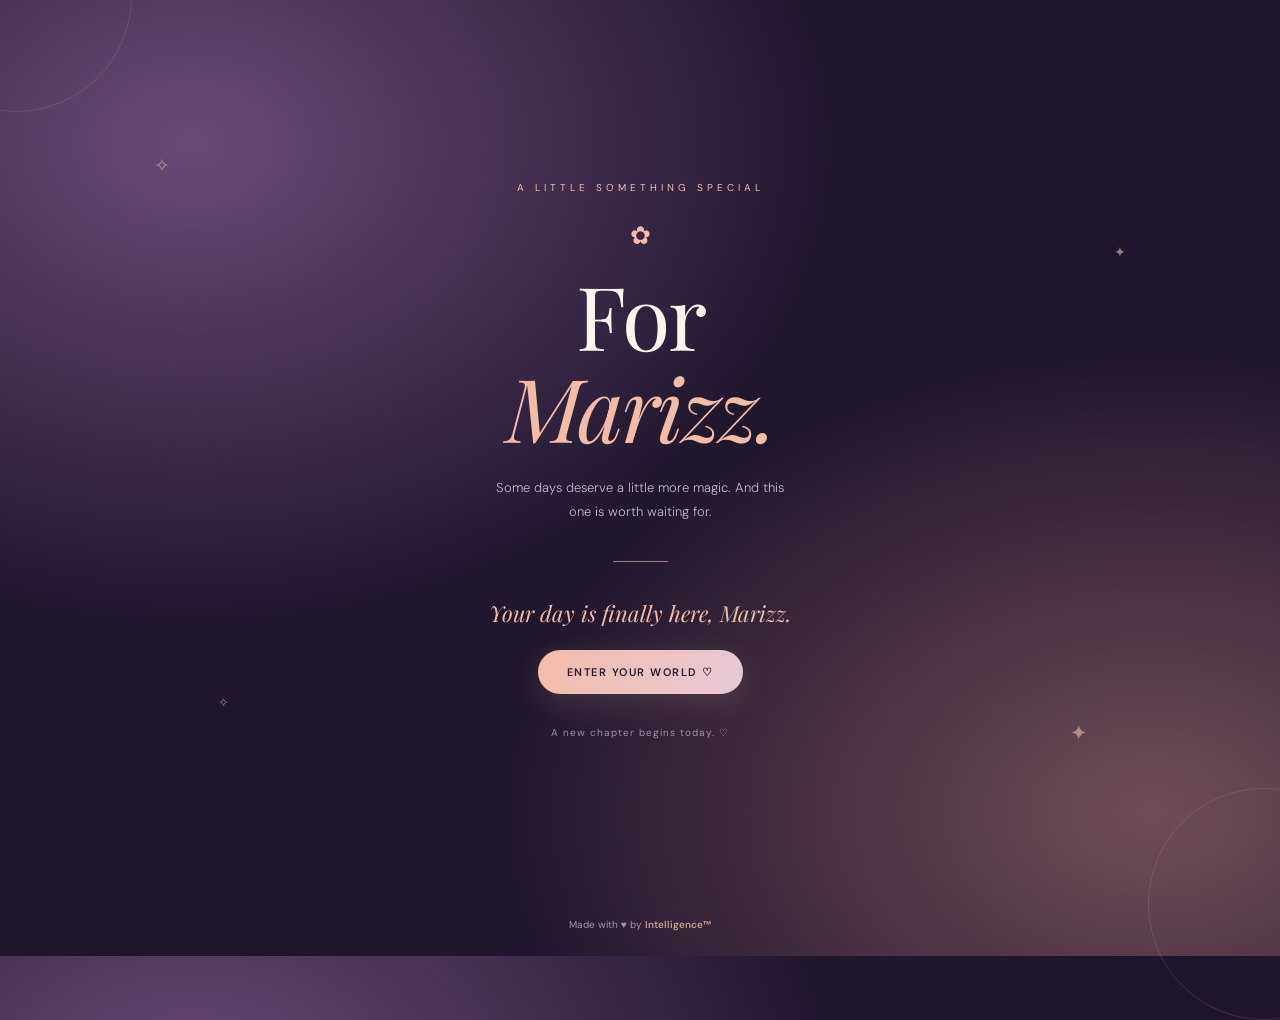
<file: marizz/index.html>
<!DOCTYPE html>
<html lang="en">
<head>
<meta charset="UTF-8">
<meta name="viewport" content="width=device-width, initial-scale=1.0">
<meta name="theme-color" content="#21172d">
<meta name="description" content="A special birthday experience awaits Mary Bitrus.">

<title>For Marizz ♡</title>

<link rel="preconnect" href="https://fonts.googleapis.com">
<link rel="preconnect" href="https://fonts.gstatic.com" crossorigin>
<link href="https://fonts.googleapis.com/css2?family=DM+Sans:wght@300;400;500;600&family=Playfair+Display:ital,wght@0,400;0,500;0,600;1,400&display=swap" rel="stylesheet">

<style>
:root {
--bg: #21172d;
--purple: #b99bd5;
--peach: #f2bca9;
--cream: #fff4ed;
--muted: #c5b5cc;
}

* {
margin: 0;
padding: 0;
box-sizing: border-box;
}

body {
min-height: 100svh;
font-family: 'DM Sans', sans-serif;
color: var(--cream);
background:
radial-gradient(ellipse at 15% 15%, #684b78 0%, transparent 42%),
radial-gradient(ellipse at 90% 85%, #704d58 0%, transparent 40%),
var(--bg);
display: flex;
flex-direction: column;
overflow-x: hidden;
}

.page {
position: relative;
flex: 1;
min-height: 100svh;
display: flex;
flex-direction: column;
align-items: center;
justify-content: center;
text-align: center;
padding: 65px 22px 45px;
isolation: isolate;
}

.page::before,
.page::after {
content: "";
position: absolute;
width: 230px;
height: 230px;
border: 1px solid rgba(242,188,169,.15);
border-radius: 50%;
z-index: -1;
pointer-events: none;
}

.page::before {
top: -120px;
left: -100px;
}

.page::after {
bottom: -120px;
right: -100px;
}

.sparkle {
position: absolute;
color: var(--peach);
opacity: .6;
animation: float 5s ease-in-out infinite;
pointer-events: none;
}

.s1 { top: 17%; left: 12%; font-size: 19px; }
.s2 { top: 27%; right: 12%; font-size: 14px; animation-delay: 1s; }
.s3 { bottom: 21%; left: 17%; font-size: 13px; animation-delay: 2s; }
.s4 { bottom: 17%; right: 15%; font-size: 21px; animation-delay: 1.5s; }

.eyebrow {
color: var(--peach);
font-size: 10px;
letter-spacing: 4px;
text-transform: uppercase;
margin-bottom: 25px;
animation: fadeUp 1s ease both;
}

.ornament {
color: var(--peach);
font-size: 25px;
margin-bottom: 17px;
animation: fadeUp 1s .1s ease both;
}

h1 {
font-family: 'Playfair Display', serif;
font-weight: 400;
font-size: clamp(54px, 13vw, 88px);
line-height: 1.05;
letter-spacing: -2px;
color: var(--cream);
animation: fadeUp 1s .2s ease both;
}

h1 span {
display: block;
font-style: italic;
color: var(--peach);
}

.subtitle {
max-width: 310px;
margin: 22px auto 0;
color: var(--muted);
font-size: 13px;
line-height: 1.9;
font-weight: 300;
animation: fadeUp 1s .4s ease both;
}

.divider {
width: 55px;
height: 1px;
background: var(--peach);
opacity: .6;
margin: 36px auto;
}

.countdown-label {
color: var(--purple);
text-transform: uppercase;
letter-spacing: 3px;
font-size: 9px;
margin-bottom: 20px;
}

.countdown {
display: flex;
align-items: center;
justify-content: center;
gap: clamp(12px, 4vw, 25px);
animation: fadeUp 1s .5s ease both;
}

.time-box {
min-width: 52px;
}

.number {
font-family: 'Playfair Display', serif;
font-size: clamp(32px, 8vw, 48px);
font-weight: 400;
color: var(--cream);
font-variant-numeric: tabular-nums;
}

.unit {
display: block;
font-size: 9px;
color: var(--muted);
text-transform: uppercase;
letter-spacing: 2px;
margin-top: 7px;
}

.colon {
font-family: 'Playfair Display', serif;
font-size: 30px;
color: var(--peach);
opacity: .7;
margin-top: -18px;
}

.reveal {
display: none;
animation: fadeUp .8s ease both;
}

.reveal.show {
display: block;
}

.reveal p {
font-family: 'Playfair Display', serif;
font-size: 22px;
font-style: italic;
color: var(--peach);
margin-bottom: 22px;
}

.enter-btn {
display: inline-block;
padding: 15px 29px;
color: #291c32;
background: linear-gradient(110deg, var(--peach), #e8c8d8);
border-radius: 40px;
text-decoration: none;
font-family: 'DM Sans', sans-serif;
font-size: 11px;
font-weight: 600;
letter-spacing: 1.5px;
transition: transform .3s, box-shadow .3s;
box-shadow: 0 8px 30px rgba(242,188,169,.15);
}

.enter-btn:hover {
transform: translateY(-3px);
box-shadow: 0 12px 35px rgba(242,188,169,.28);
}

.bottom-note {
margin-top: 32px;
color: var(--muted);
font-size: 10px;
letter-spacing: 1px;
opacity: .75;
}

footer {
text-align: center;
padding: 18px 12px 25px;
font-size: 10px;
color: var(--muted);
opacity: .8;
}

footer a {
color: var(--peach);
text-decoration: none;
font-weight: 600;
}

@keyframes fadeUp {
from { opacity: 0; transform: translateY(20px); }
to { opacity: 1; transform: translateY(0); }
}

@keyframes float {
0%, 100% { transform: translateY(0); }
50% { transform: translateY(-12px); }
}

@media (max-width: 380px) {
.countdown { gap: 9px; }
.time-box { min-width: 44px; }
.number { font-size: 30px; }
.colon { font-size: 23px; }
.page { padding-inline: 15px; }
}

@media (prefers-reduced-motion: reduce) {
*, *::before, *::after {
animation-duration: .01ms !important;
transition-duration: .01ms !important;
}
}
</style>
</head>

<body>

<main class="page">

<span class="sparkle s1">✧</span>
<span class="sparkle s2">✦</span>
<span class="sparkle s3">✧</span>
<span class="sparkle s4">✦</span>

<div class="eyebrow">A little something special</div>

<div class="ornament">✿</div>

<h1>
For
<span>Marizz.</span>
</h1>

<p class="subtitle">
Some days deserve a little more magic.
And this one is worth waiting for.
</p>

<div class="divider"></div>

<section id="countdown-section">
<div class="countdown-label">Until your special day</div>

<div class="countdown">
<div class="time-box">
<div class="number" id="days">00</div>
<span class="unit">Days</span>
</div>

<span class="colon">:</span>

<div class="time-box">
<div class="number" id="hours">00</div>
<span class="unit">Hours</span>
</div>

<span class="colon">:</span>

<div class="time-box">
<div class="number" id="minutes">00</div>
<span class="unit">Minutes</span>
</div>

<span class="colon">:</span>

<div class="time-box">
<div class="number" id="seconds">00</div>
<span class="unit">Seconds</span>
</div>
</div>
</section>

<section class="reveal" id="reveal">
<p>Your day is finally here, Marizz.</p>
<a href="tribute.html" class="enter-btn">
ENTER YOUR WORLD ♡
</a>
</section>

<div class="bottom-note" id="bottom-note">
Made especially for a day worth celebrating.
</div>

</main>

<footer>
Made with ♥ by
<a href="https://intelligencejr.netlify.app/"
target="_blank" rel="noopener noreferrer">Intelligence™</a>
</footer>

<script>
// Midnight on November 23, 2026, Nigeria time (WAT).
const birthday = new Date("2026-11-23T00:00:00+01:00");

const countdownSection = document.getElementById("countdown-section");
const reveal = document.getElementById("reveal");
const bottomNote = document.getElementById("bottom-note");

const elements = {
days: document.getElementById("days"),
hours: document.getElementById("hours"),
minutes: document.getElementById("minutes"),
seconds: document.getElementById("seconds")
};

function updateCountdown() {
const now = Date.now();
const difference = birthday.getTime() - now;

if (difference <= 0) {
countdownSection.style.display = "none";
reveal.classList.add("show");
bottomNote.textContent = "A new chapter begins today. ♡";
return;
}

const days = Math.floor(difference / 86400000);
const hours = Math.floor((difference % 86400000) / 3600000);
const minutes = Math.floor((difference % 3600000) / 60000);
const seconds = Math.floor((difference % 60000) / 1000);

elements.days.textContent = String(days).padStart(2, "0");
elements.hours.textContent = String(hours).padStart(2, "0");
elements.minutes.textContent = String(minutes).padStart(2, "0");
elements.seconds.textContent = String(seconds).padStart(2, "0");
}

updateCountdown();
setInterval(updateCountdown, 1000);
</script>

</body>
</html>
</file>
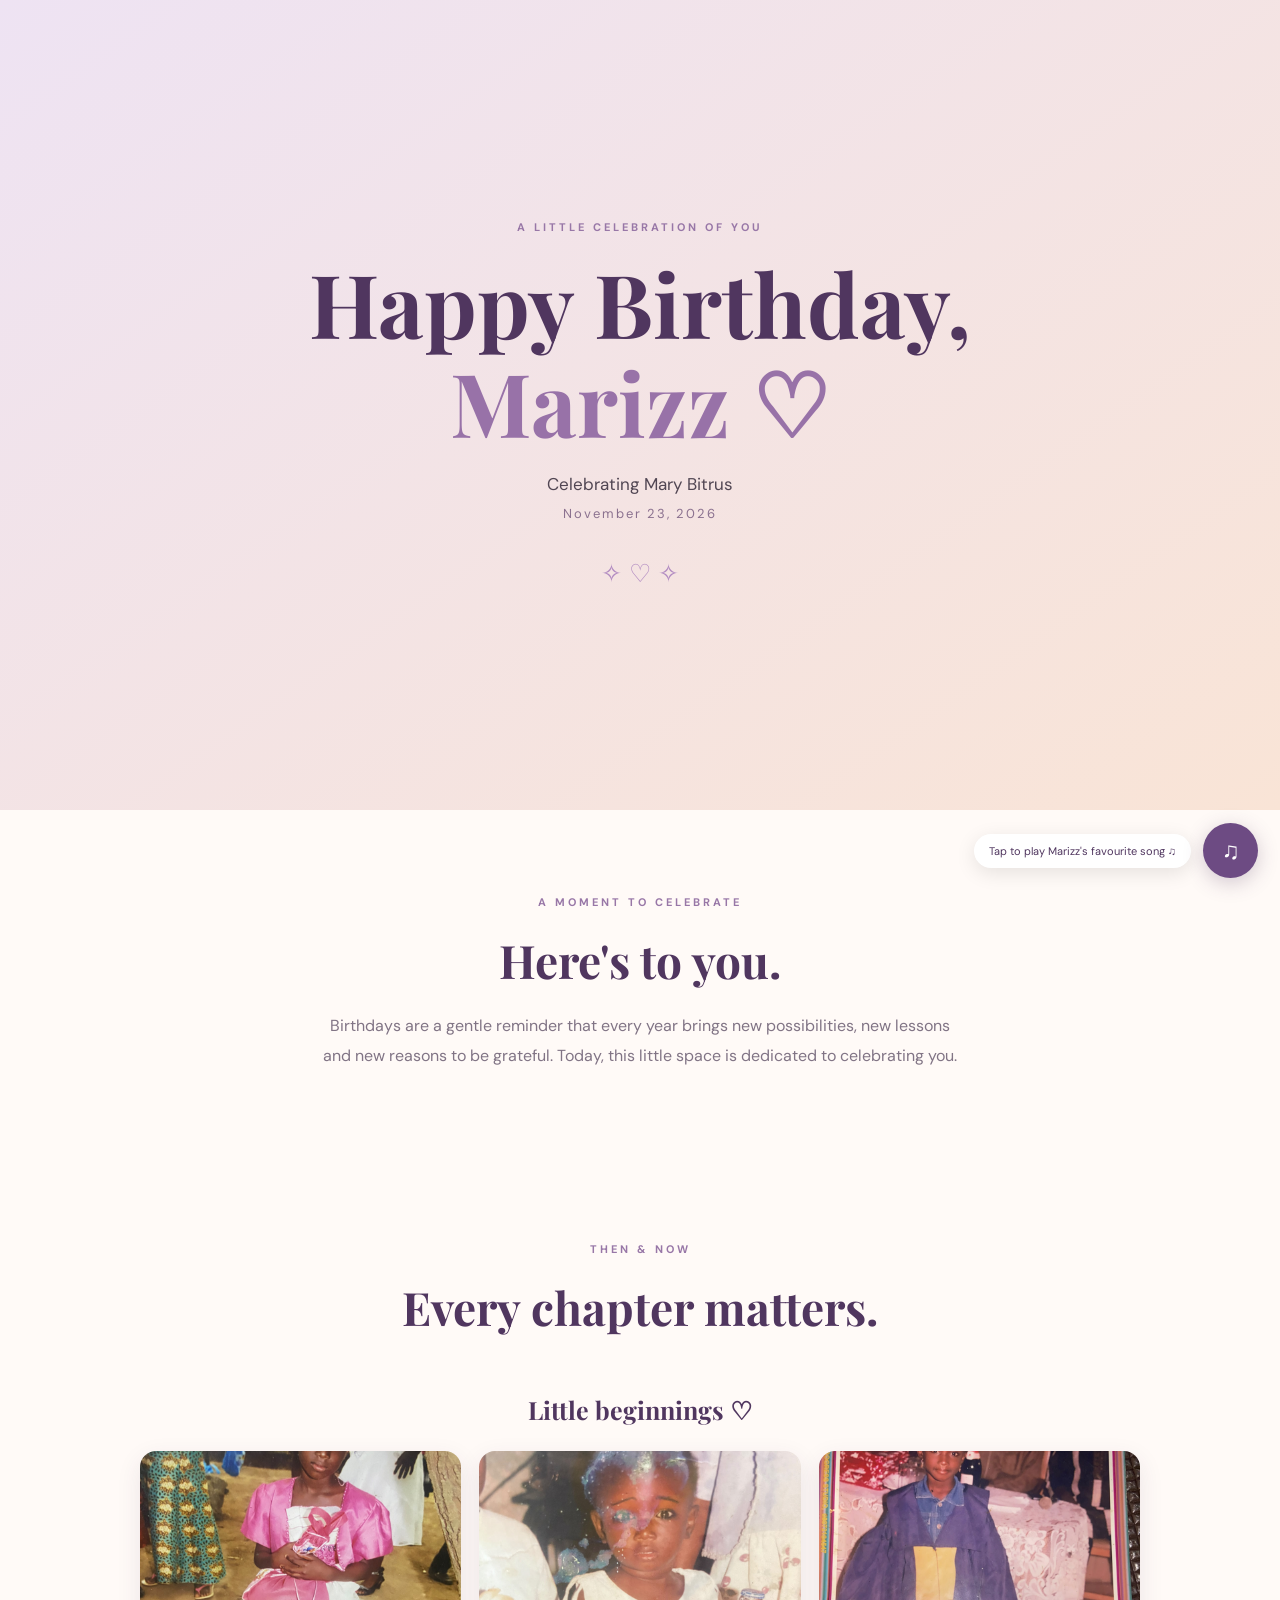
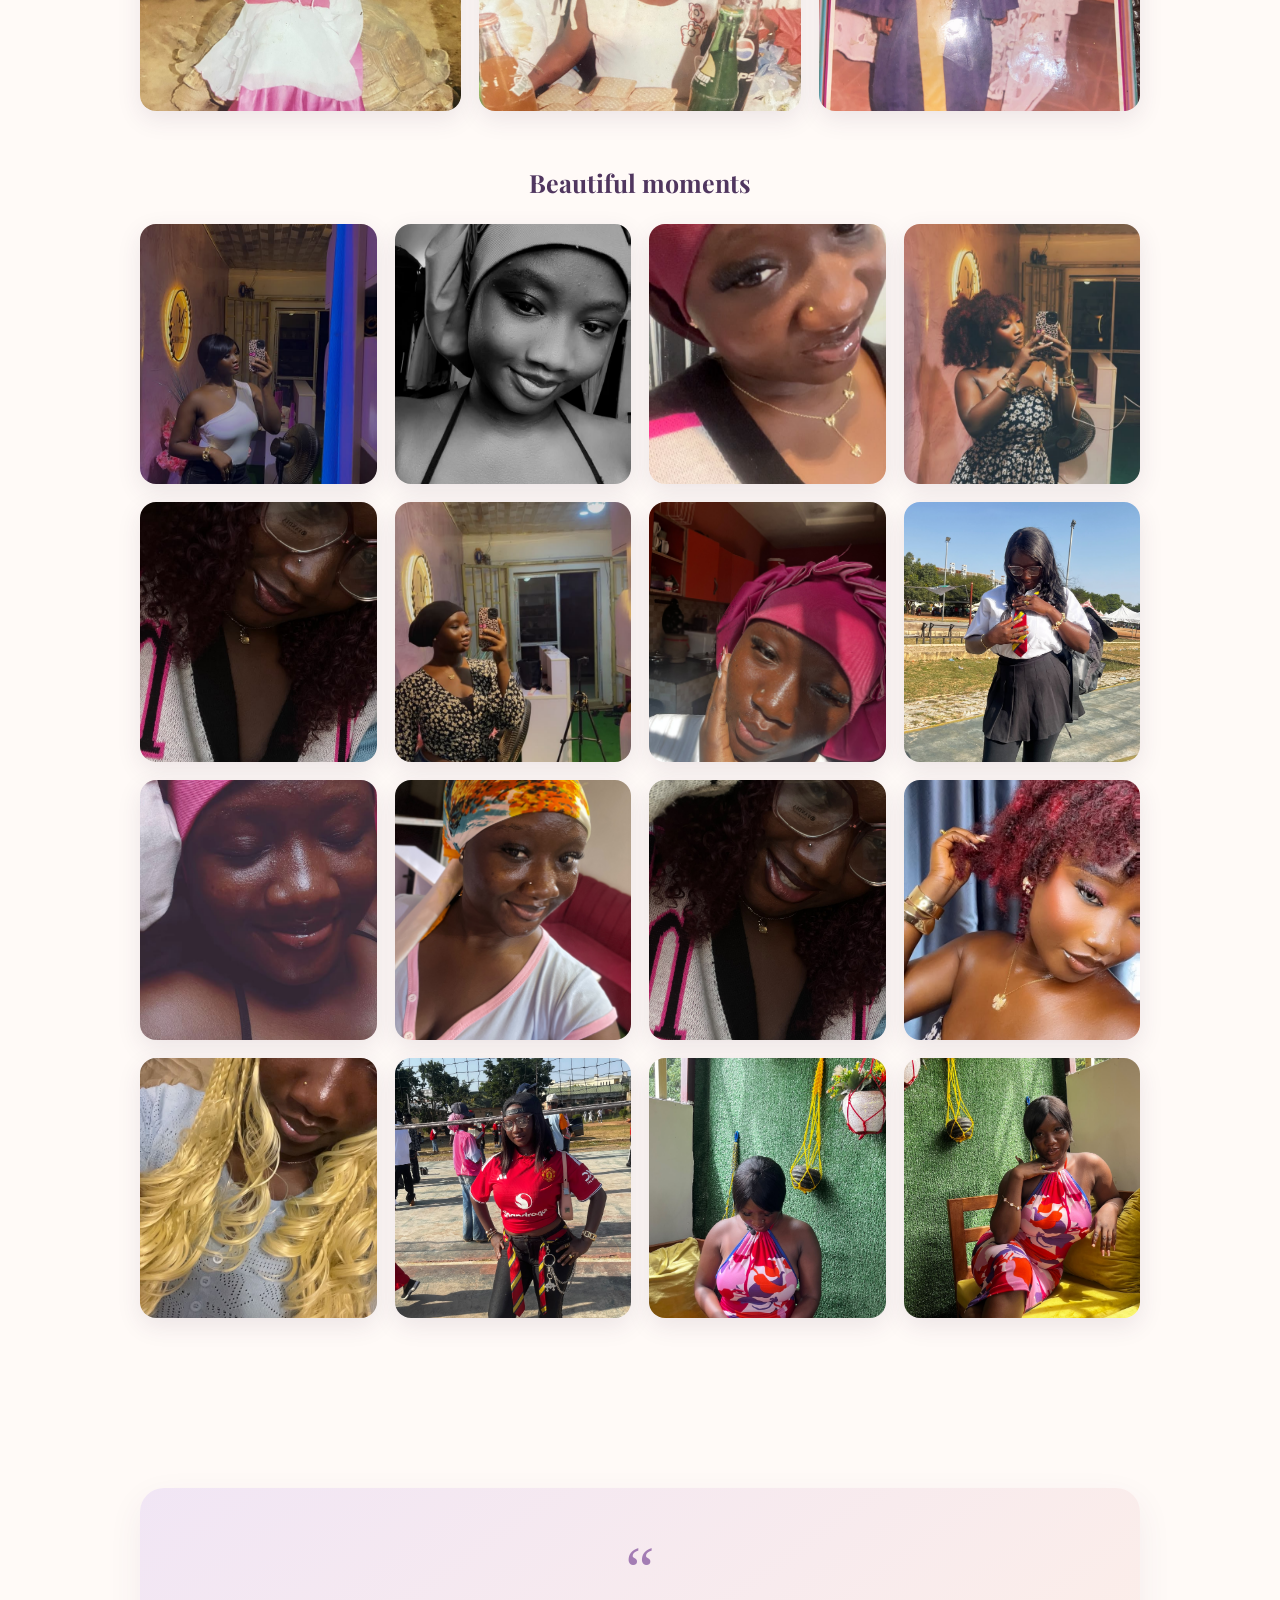
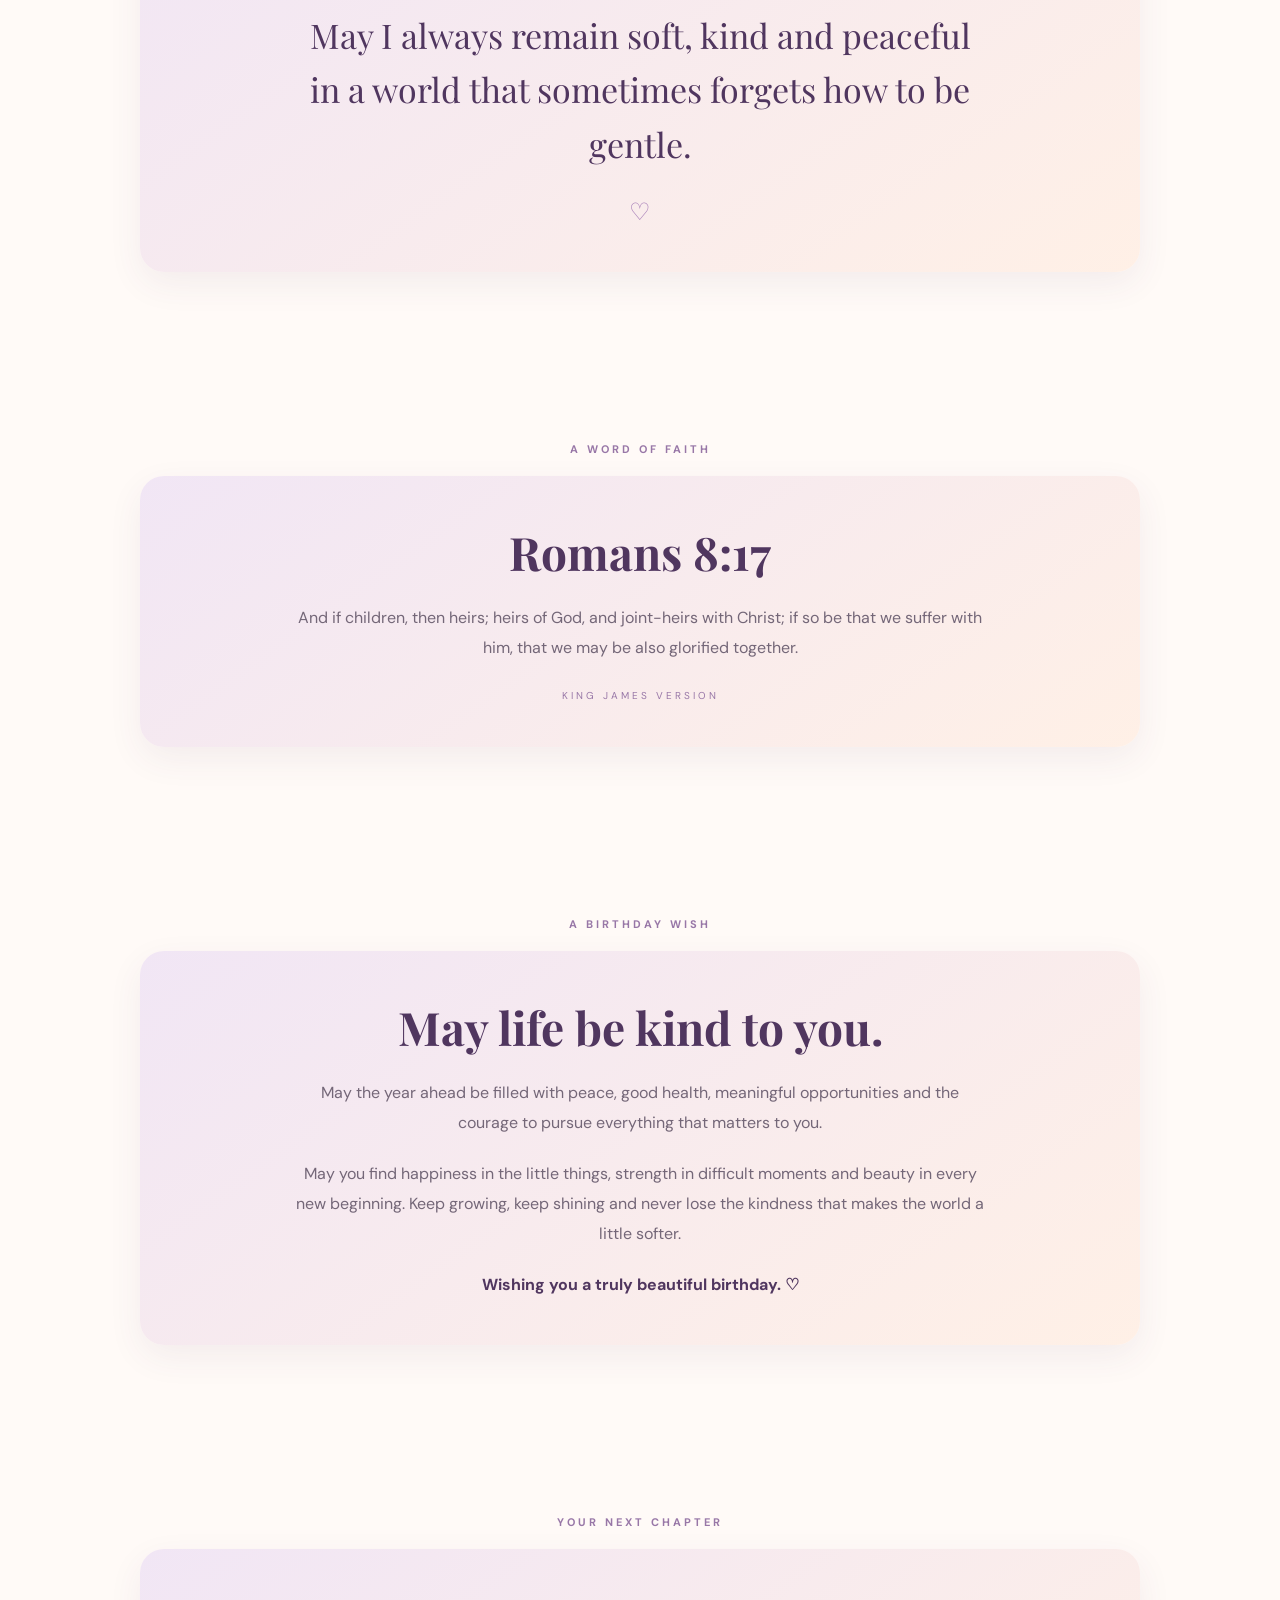
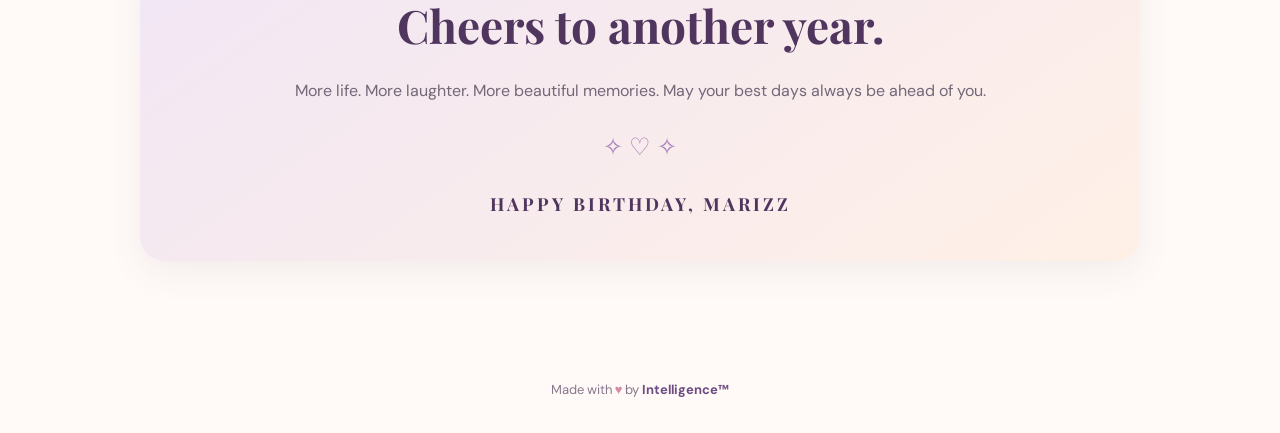
<file: marizz/tribute.html>
<!DOCTYPE html>
<html lang="en">
<head>
  <meta charset="UTF-8">
  <meta name="viewport" content="width=device-width, initial-scale=1.0">
  <meta name="theme-color" content="#6d4b83">

  <title>Happy Birthday, Marizz ♡</title>

  <link rel="preconnect" href="https://fonts.googleapis.com">
  <link rel="preconnect" href="https://fonts.gstatic.com" crossorigin>

  <link href="https://fonts.googleapis.com/css2?family=DM+Sans:wght@400;500;600;700&family=Playfair+Display:wght@400;500;600;700&display=swap" rel="stylesheet">

  <link rel="stylesheet" href="tribute.css">
  <script src="tribute.js" defer></script>
</head>

<body>

  <div class="celebration-layer" id="celebrationLayer"></div>

  <header class="hero-section">
    <div class="hero-content">
      <p class="eyebrow">A LITTLE CELEBRATION OF YOU</p>
      <h1>Happy Birthday,<br><span>Marizz ♡</span></h1>
      <p class="hero-subtitle">Celebrating Mary Bitrus</p>
      <p class="hero-date">November 23, 2026</p>
      <div class="hero-decoration">✧ ♡ ✧</div>
    </div>
  </header>

  <main>

    <section class="intro-section section-wrap">
      <p class="eyebrow">A MOMENT TO CELEBRATE</p>
      <h2>Here's to you.</h2>
      <p class="section-lead">
        Birthdays are a gentle reminder that every year brings
        new possibilities, new lessons and new reasons to be grateful.
        Today, this little space is dedicated to celebrating you.
      </p>
    </section>

    <section class="gallery-section section-wrap">
      <p class="eyebrow">THEN & NOW</p>
      <h2>Every chapter matters.</h2>

      <div class="gallery-group">
        <h3>Little beginnings ♡</h3>
        <div class="photo-gallery childhood-gallery" id="childhoodGallery"></div>
      </div>

      <div class="gallery-group">
        <h3>Beautiful moments</h3>
        <div class="photo-gallery adult-gallery" id="adultGallery"></div>
      </div>
    </section>

    <section class="quote-section section-wrap">
      <div class="quote-card">
        <div class="quote-symbol">“</div>
        <blockquote>
          May I always remain soft, kind and peaceful in a world
          that sometimes forgets how to be gentle.
        </blockquote>
        <div class="quote-decoration">♡</div>
      </div>
    </section>

    <section class="scripture-section section-wrap">
      <p class="eyebrow">A WORD OF FAITH</p>
      <div class="scripture-card">
        <h2>Romans 8:17</h2>
        <p>
          And if children, then heirs; heirs of God, and joint-heirs
          with Christ; if so be that we suffer with him, that we may
          be also glorified together.
        </p>
        <span>KING JAMES VERSION</span>
      </div>
    </section>

    <section class="wish-section section-wrap">
      <p class="eyebrow">A BIRTHDAY WISH</p>
      <div class="wish-card">
        <h2>May life be kind to you.</h2>
        <p>
          May the year ahead be filled with peace, good health,
          meaningful opportunities and the courage to pursue
          everything that matters to you.
        </p>
        <p>
          May you find happiness in the little things, strength
          in difficult moments and beauty in every new beginning.
          Keep growing, keep shining and never lose the kindness
          that makes the world a little softer.
        </p>
        <p class="wish-ending">Wishing you a truly beautiful birthday. ♡</p>
      </div>
    </section>

    <section class="finale-section section-wrap">
      <p class="eyebrow">YOUR NEXT CHAPTER</p>
      <div class="finale-card">
        <h2>Cheers to another year.</h2>
        <p>
          More life. More laughter. More beautiful memories.
          May your best days always be ahead of you.
        </p>
        <div class="finale-decoration">✧ ♡ ✧</div>
        <h3>HAPPY BIRTHDAY, MARIZZ</h3>
      </div>
    </section>

  </main>

  <div class="music-control">
    <p id="musicHint">Tap to play Marizz's favourite song ♫</p>
    <button id="musicButton" type="button" aria-label="Play music">
      <span id="musicIcon">♫</span>
    </button>
  </div>

  <footer class="site-footer">
    <p>
      Made with <span>♥</span> by
      <a href="https://intelligencejr.netlify.app/" target="_blank" rel="noopener noreferrer">Intelligence™</a>
    </p>
  </footer>

</body>
</html>
</file>
<file: marizz/tribute.css>
:root {
  --purple: #6d4b83;
  --deep-purple: #50365f;
  --lavender: #eee3f3;
  --peach: #f9e4d6;
  --cream: #fffaf7;
  --text: #514653;
}

* {
  margin: 0;
  padding: 0;
  box-sizing: border-box;
}

html {
  scroll-behavior: smooth;
}

body {
  font-family: "DM Sans", sans-serif;
  background: var(--cream);
  color: var(--text);
  overflow-x: hidden;
}

h1, h2, h3 {
  font-family: "Playfair Display", serif;
  color: var(--deep-purple);
}

.hero-section {
  min-height: 90vh;
  display: grid;
  place-items: center;
  text-align: center;
  padding: 70px 20px;
  background: linear-gradient(145deg, #eee3f3, #f9e4d6);
  position: relative;
  overflow: hidden;
}

.hero-content {
  animation: heroReveal 1.4s ease both;
}

.eyebrow {
  font-size: 11px;
  letter-spacing: 3px;
  font-weight: 700;
  color: #9877a7;
  margin-bottom: 20px;
}

.hero-section h1 {
  font-size: clamp(48px, 9vw, 88px);
  line-height: 1.12;
}

.hero-section h1 span {
  color: #9872a8;
}

.hero-subtitle {
  margin-top: 22px;
  font-size: 17px;
}

.hero-date {
  margin-top: 10px;
  color: #8b718f;
  letter-spacing: 2px;
  font-size: 13px;
}

.hero-decoration {
  margin-top: 35px;
  color: #b18ac1;
  font-size: 25px;
}

.section-wrap {
  width: min(100% - 40px, 1000px);
  margin: auto;
  padding: 85px 0;
  text-align: center;
}

.section-wrap h2 {
  font-size: clamp(32px, 5vw, 46px);
  margin-bottom: 20px;
}

.section-lead {
  max-width: 650px;
  margin: auto;
  line-height: 1.9;
  color: #817485;
}

.gallery-group {
  margin-top: 55px;
}

.gallery-group h3 {
  font-size: 25px;
  margin-bottom: 25px;
}

.photo-gallery {
  display: grid;
  grid-template-columns: repeat(3, minmax(0, 1fr));
  gap: 18px;
  width: 100%;
}

.photo-gallery img {
  width: 100%;
  height: 260px;
  display: block;
  object-fit: cover;
  border-radius: 16px;
  box-shadow: 0 8px 25px rgba(65, 40, 75, .10);
  transition: transform .4s ease;
}

.photo-gallery img:hover {
  transform: translateY(-5px);
}

.adult-gallery {
  grid-template-columns: repeat(4, minmax(0, 1fr));
}

.quote-card,
.scripture-card,
.wish-card,
.finale-card {
  padding: 45px 30px;
  border-radius: 24px;
  background: linear-gradient(145deg, #f1e6f5, #fff0e6);
  box-shadow: 0 12px 35px rgba(80, 54, 95, .07);
}

.quote-symbol {
  font-family: Georgia, serif;
  font-size: 65px;
  color: #a37cb4;
}

.quote-card blockquote {
  max-width: 680px;
  margin: auto;
  font-family: "Playfair Display", serif;
  font-size: clamp(23px, 4vw, 34px);
  line-height: 1.6;
  color: var(--deep-purple);
}

.quote-decoration,
.finale-decoration {
  margin-top: 25px;
  color: #a77eb7;
  font-size: 24px;
}

.scripture-card p,
.wish-card p,
.finale-card p {
  max-width: 700px;
  margin: 20px auto 0;
  line-height: 1.9;
  color: #746778;
}

.scripture-card span {
  display: block;
  margin-top: 25px;
  font-size: 10px;
  letter-spacing: 3px;
  color: #9877a7;
}

.wish-ending {
  font-weight: 700;
  color: var(--deep-purple) !important;
}

.finale-card h3 {
  margin-top: 30px;
  letter-spacing: 3px;
  font-size: 18px;
}

.music-control {
  position: fixed;
  right: 22px;
  bottom: 22px;
  z-index: 20;
  display: flex;
  align-items: center;
  gap: 12px;
}

#musicHint {
  background: white;
  padding: 10px 15px;
  border-radius: 20px;
  font-size: 11px;
  color: var(--deep-purple);
  box-shadow: 0 5px 20px rgba(0,0,0,.1);
}

#musicButton {
  width: 55px;
  height: 55px;
  border: none;
  border-radius: 50%;
  background: var(--purple);
  color: white;
  font-size: 24px;
  cursor: pointer;
  box-shadow: 0 5px 20px rgba(80, 54, 95, .25);
}

.site-footer {
  text-align: center;
  padding: 35px 15px;
  font-size: 13px;
  color: #89778e;
}

.site-footer span {
  color: #d68da6;
}

.site-footer a {
  color: var(--purple);
  text-decoration: none;
  font-weight: 700;
}

/* ENTRANCE CELEBRATION */

.celebration-layer {
  position: fixed;
  inset: 0;
  z-index: 50;
  overflow: hidden;
  pointer-events: none;
}

.fall-item {
  position: absolute;
  top: -70px;
  animation: fall linear forwards;
  opacity: .9;
}

.balloon {
  font-size: 30px;
}

.ribbon {
  font-size: 25px;
}

.petal {
  font-size: 21px;
}

.confetti {
  font-size: 22px;
  color: #a77eb7;
}

@keyframes fall {
  0% {
    transform: translateY(-70px) rotate(0deg);
    opacity: 0;
  }
  10% {
    opacity: 1;
  }
  100% {
    transform: translateY(110vh) rotate(540deg);
    opacity: 0;
  }
}

@keyframes heroReveal {
  from {
    opacity: 0;
    transform: translateY(30px);
  }
  to {
    opacity: 1;
    transform: translateY(0);
  }
}

@media (max-width: 650px) {
  .section-wrap {
    padding: 65px 0;
  }

  .photo-gallery,
  .adult-gallery {
    grid-template-columns: repeat(2, minmax(0, 1fr));
    gap: 12px;
  }

  .photo-gallery img {
    height: 190px;
  }

  .quote-card,
  .scripture-card,
  .wish-card,
  .finale-card {
    padding: 35px 20px;
  }

  .music-control {
    right: 14px;
    bottom: 14px;
  }

  #musicButton {
    width: 50px;
    height: 50px;
  }
}

@media (prefers-reduced-motion: reduce) {
  *, *::before, *::after {
    scroll-behavior: auto !important;
    animation-duration: .01ms !important;
    transition-duration: .01ms !important;
  }

  .celebration-layer {
    display: none;
  }
}
</file>
